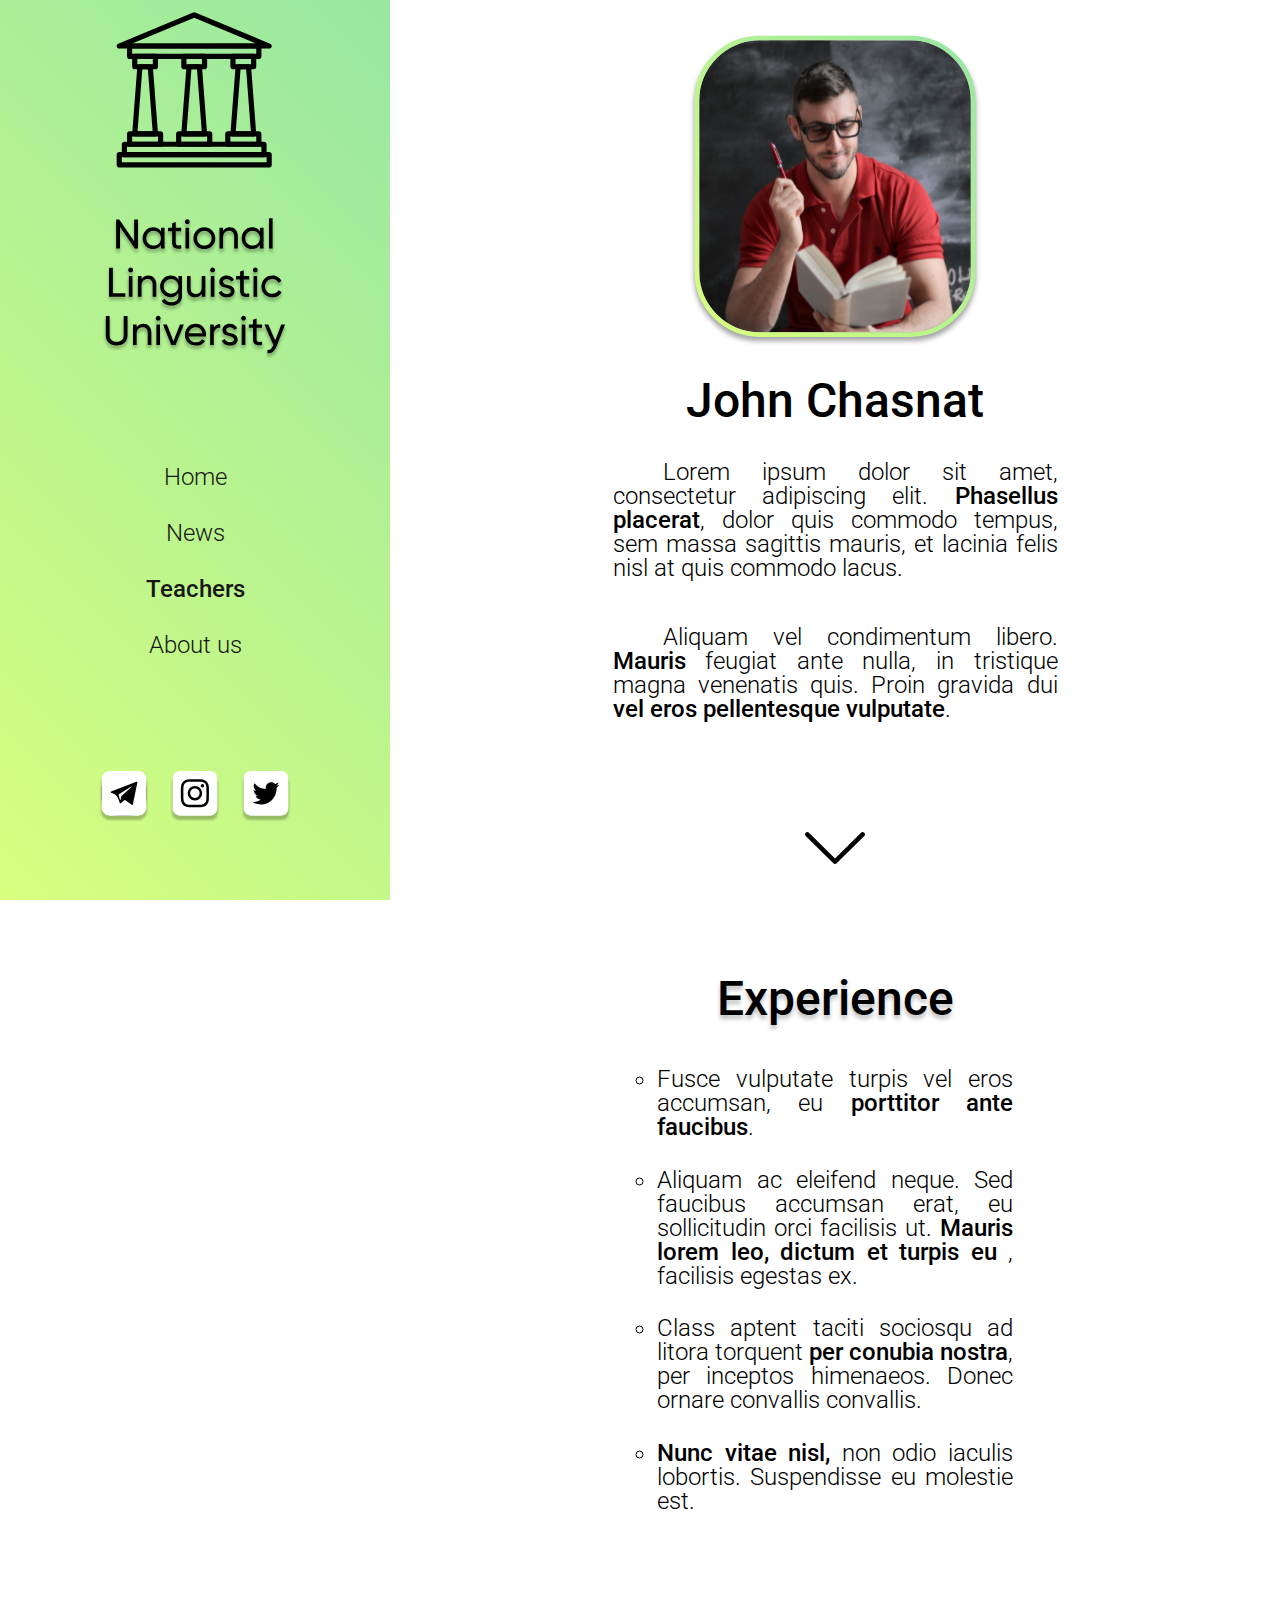
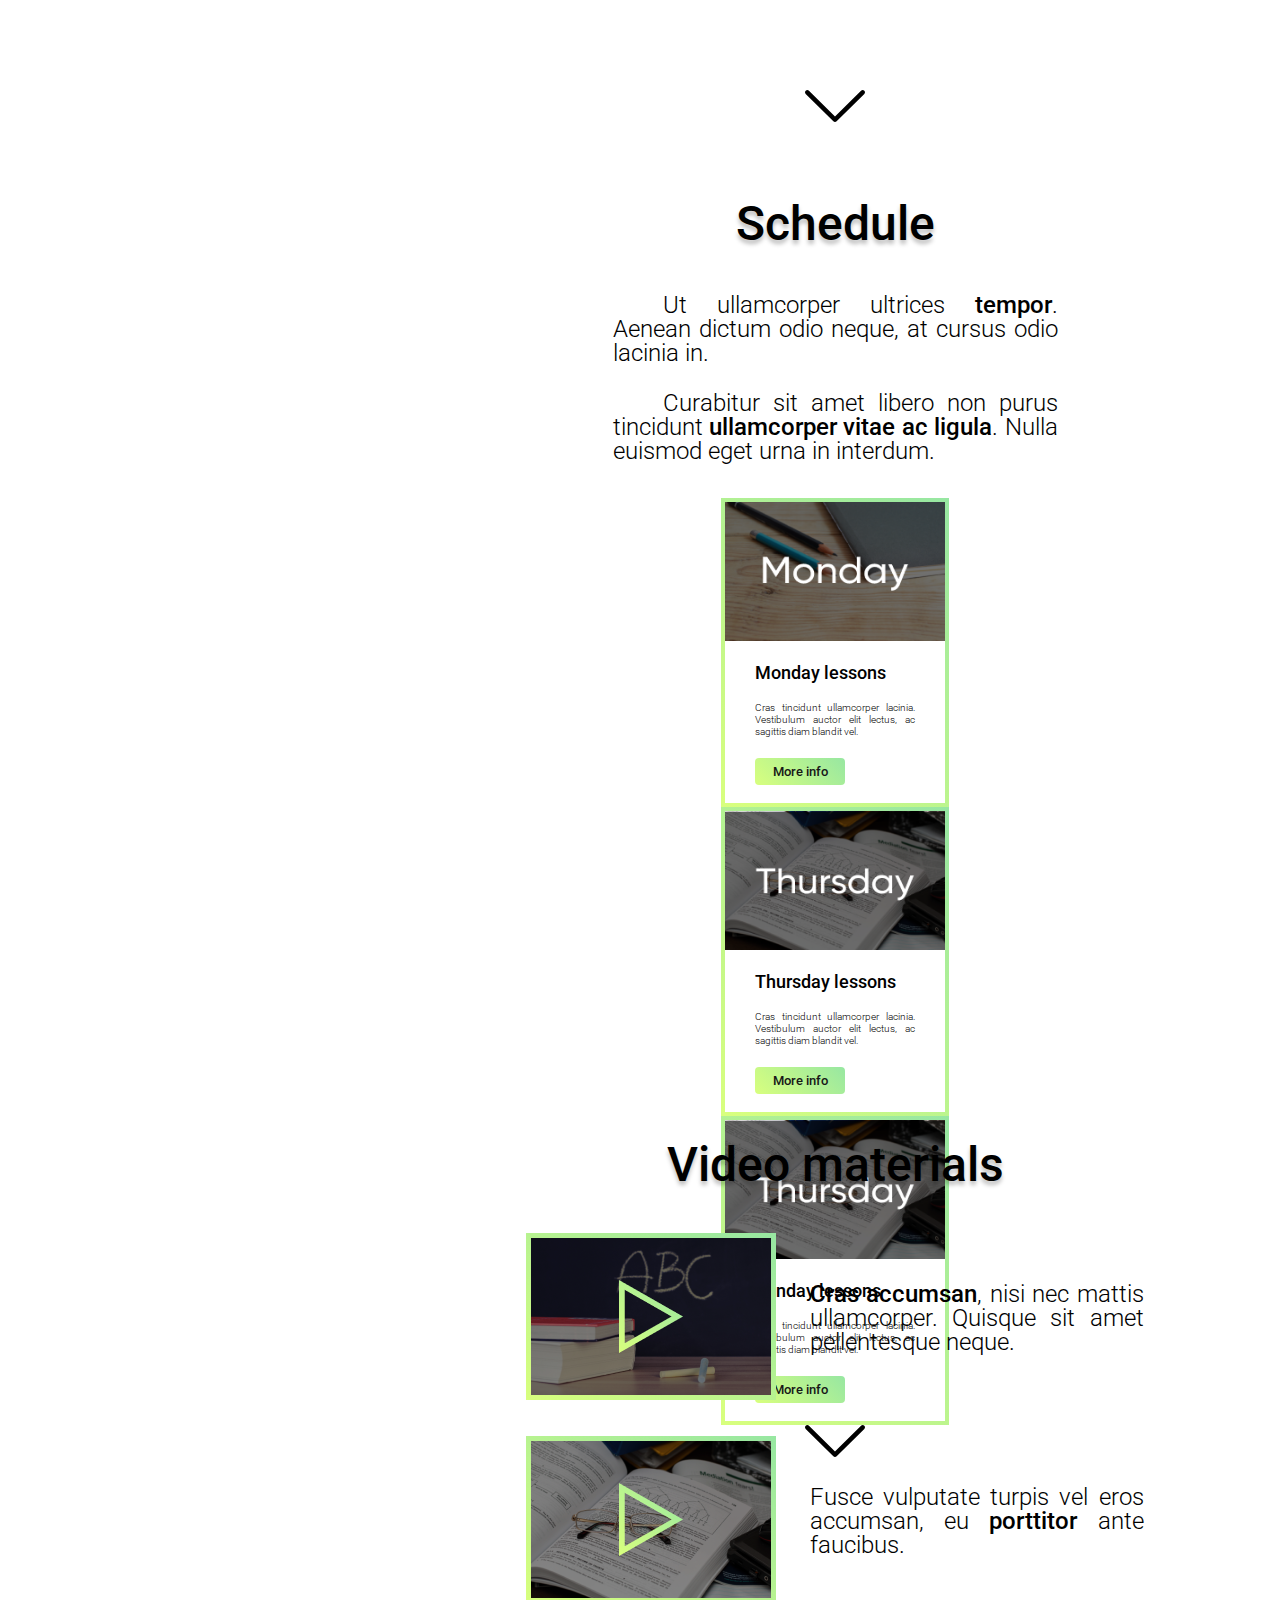
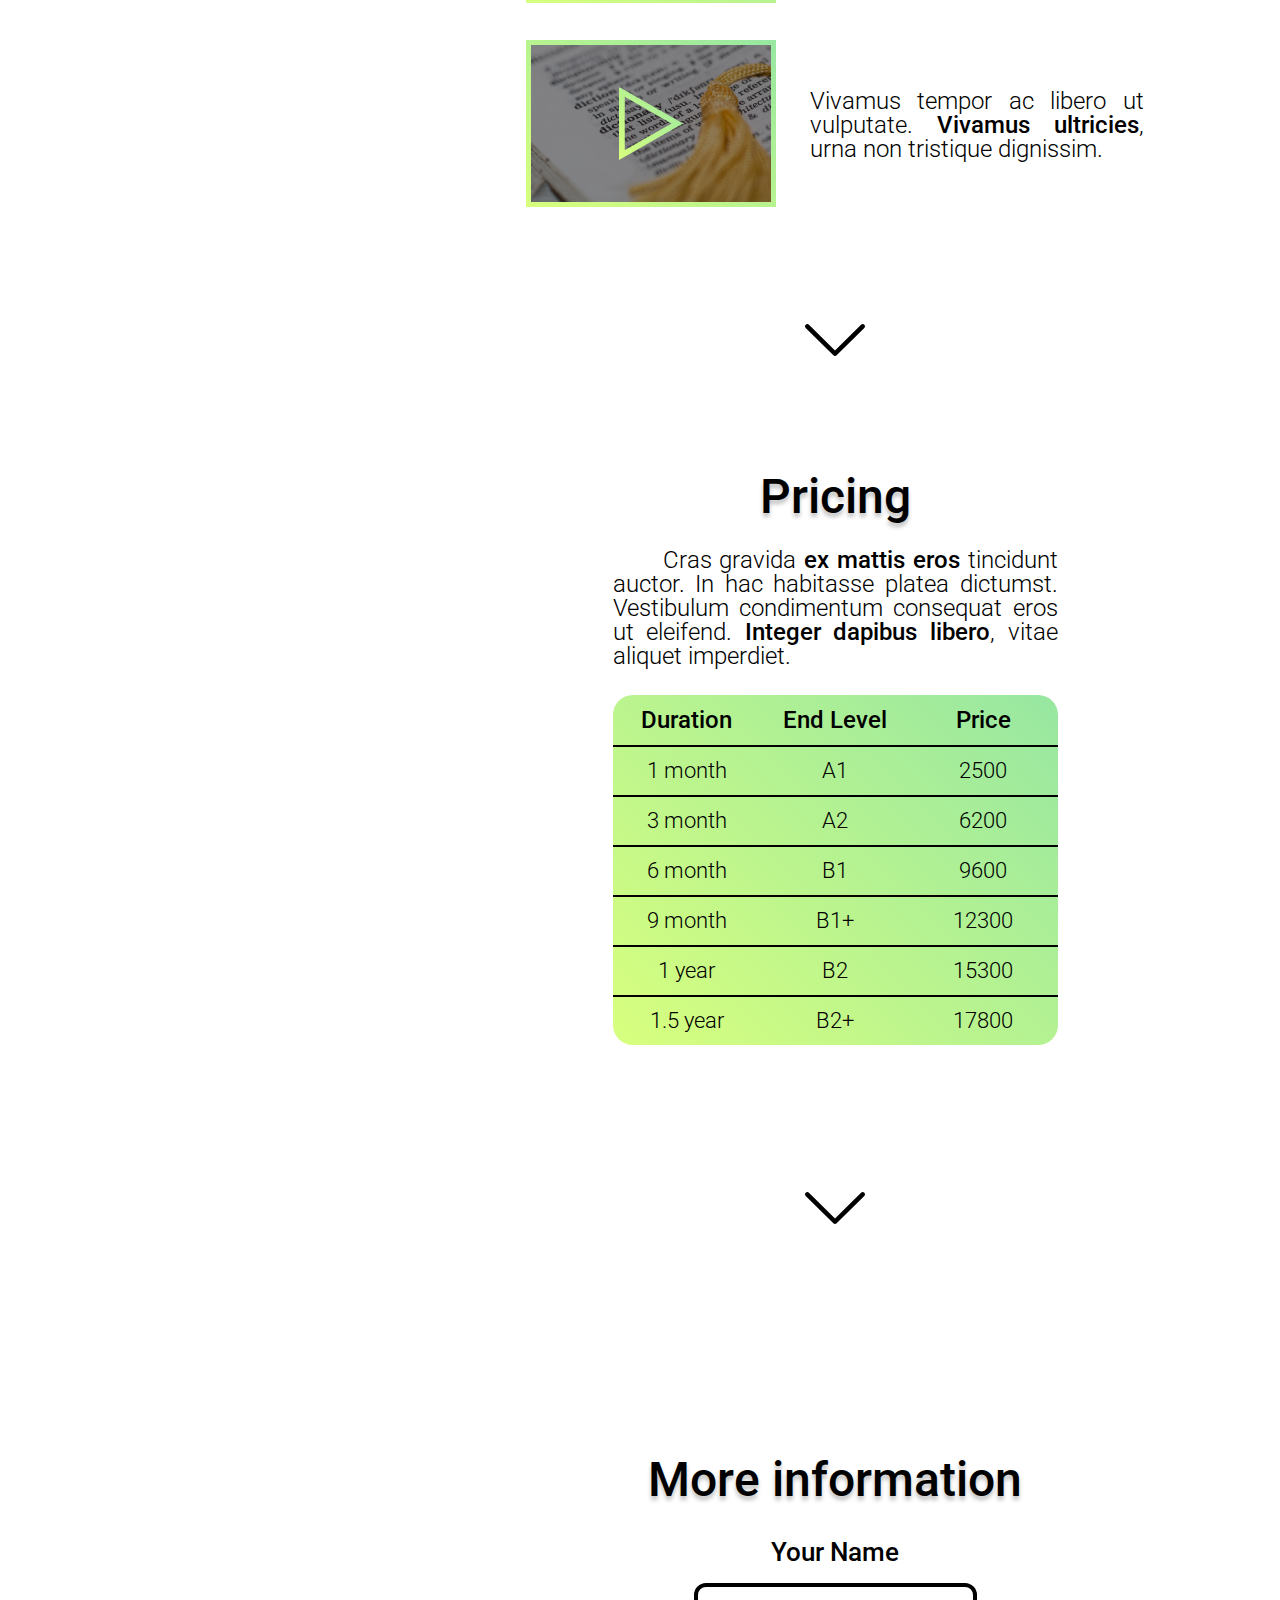
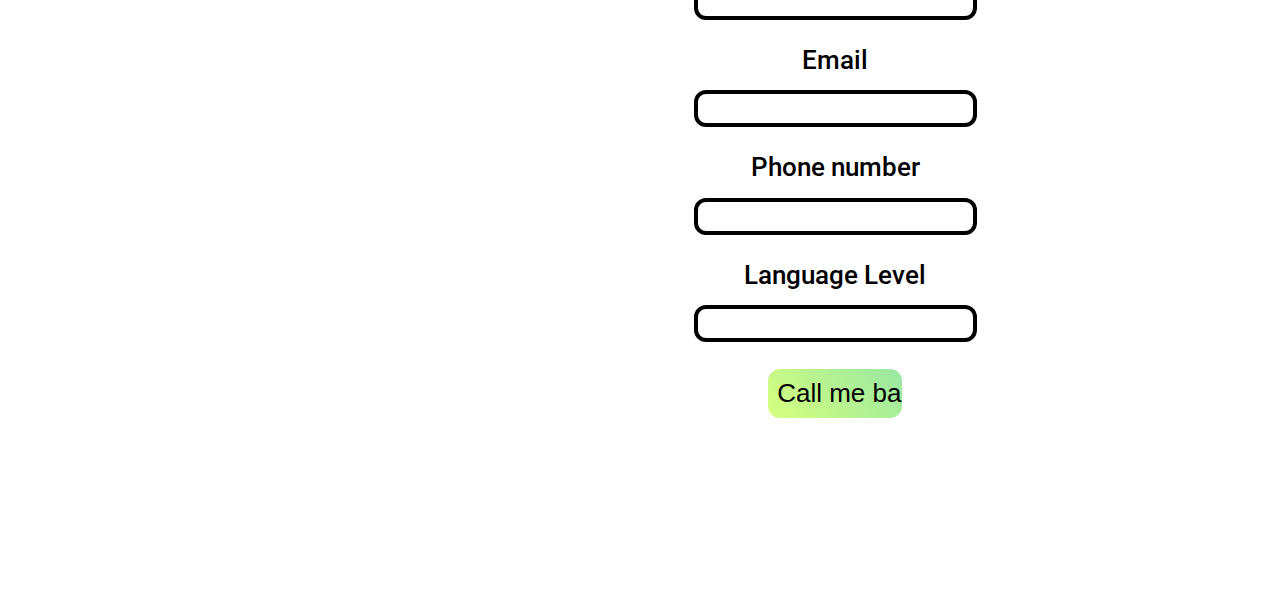
<file: IASAWebLab/src/index.html>
<!DOCTYPE html>
<html lang="en">
<head>
    <meta charset="UTF-8">
    <meta name="viewport" content="width=device-width, initial-scale=1.0">
    <title>National Linguistic University</title>
    <link rel="stylesheet" href="css/desktop/reset.css">
    <link rel="stylesheet" href="css/desktop/grid.css">
    <link rel="stylesheet" href="css/desktop/indentation.css">
    <link rel="stylesheet" href="css/desktop/index.css">
    <link rel="stylesheet" href="css/desktop/burger-menu.css">
    <link rel="stylesheet" href="css/desktop/accordion.css">
    <link rel="stylesheet" href="css/tablet/indexTablet.css">
    <link rel="stylesheet" href="css/tablet/indentationTablet.css">
    <link rel="preconnect" href="https://fonts.gstatic.com">
    <link href="https://fonts.googleapis.com/css2?family=Roboto:wght@300;500&display=swap" rel="stylesheet">
</head>
<body>

<div class="burger-menu" onclick="switchIcon(this)">
    <div class="bar1"></div>
    <div class="bar2"></div>
    <div class="bar3"></div>
</div>

<div class="sidebar">
    <div class="sidebar-content">
        <div class="sidebar-content-element">
            <img class="sidebar-icon" src="img/sidebar/mainIcon.svg" alt="icon" width="187" height="373">
        </div>
        <div class="sidebar-content-element">
            <nav class="sidebar-nav">
                <a class="sidebar-nav-item" href="#">Home</a>
                <a class="sidebar-nav-item" href="#">News</a>
                <a class="sidebar-nav-item" href="#"><strong>Teachers</strong></a>
                <a class="sidebar-nav-item" href="#">About us</a>
            </nav>
        </div>
        <div class="sidebar-content-element">
            <div class="sidebar-social">
                <a href="https://telegram.org" class="sidebar-social-item">
                    <img src="img/sidebar/telegram.svg" alt="telegram" height="50" width="50">
                </a>
                <a href="https://instagram.com" class="sidebar-social-item">
                    <img src="img/sidebar/instagram.svg" alt="instagram" height="50" width="50">
                </a>
                <a href="https://twitter.com" class="sidebar-social-item">
                    <img src="img/sidebar/twitter.svg" alt="twitter" height="50" width="50">
                </a>
            </div>
        </div>
    </div>
</div>

<main>
    <section class="title-section" id="Title">
        <div class="title-section-element">
            <img class="title-image" src="img/title/teacherPhoto.svg" alt="Teacher photo" height="314" width="292">
            <h2 class="section-header">John Chasnat</h2>
            <p class="title-paragraph">
                Lorem ipsum dolor sit amet, consectetur adipiscing elit. <strong>Phasellus placerat</strong>, dolor quis
                commodo tempus, sem
                massa sagittis mauris, et lacinia felis nisl at quis commodo lacus.
            </p>
            <p class="title-paragraph">
                Aliquam vel condimentum libero. <strong>Mauris</strong> feugiat ante nulla, in tristique magna venenatis
                quis. Proin gravida dui <strong>vel eros pellentesque vulputate</strong>.
            </p>
        </div>
        <div class="title-section-element">
            <a class="next-section-link" href="#Experience">
                <img src="img/linkArrow.svg" alt="Link to next article" height="32" width="60">
            </a>
        </div>
    </section>

    <section class="experience-section" id="Experience">
        <div class="experience-section-element">
            <h2 class="section-header">Experience</h2>
            <ul>
                <li>
                    Fusce vulputate turpis vel eros accumsan, eu
                    <strong>porttitor ante faucibus</strong>.
                </li>
                <li>
                    Aliquam ac eleifend neque. Sed faucibus accumsan erat, eu sollicitudin orci facilisis ut.
                    <strong>Mauris lorem leo, dictum et turpis eu</strong>
                    , facilisis egestas ex.
                </li>
                <li>
                    Class aptent taciti sociosqu ad litora torquent
                    <strong>per conubia nostra</strong>,
                    per inceptos himenaeos. Donec ornare
                    convallis convallis.
                </li>
                <li>
                    <strong>Nunc vitae nisl, </strong>
                    non odio iaculis lobortis. Suspendisse eu molestie est.
                </li>
            </ul>
        </div>
        <div class="experience-section-element">
            <a class="next-section-link" href="#Schedule">
                <img src="img/linkArrow.svg" alt="Link to next article" height="32" width="60">
            </a>
        </div>
    </section>

    <section class="schedule-section" id="Schedule">
        <div class="schedule-section-element">
            <h2 class="section-header">Schedule</h2>

            <p class="schedule-paragraph">
                Ut ullamcorper ultrices <strong>tempor</strong>. Aenean dictum odio neque, at cursus odio lacinia in.
            </p>

            <p class="schedule-paragraph">
                Curabitur sit amet libero non purus tincidunt <strong>ullamcorper vitae ac ligula</strong>. Nulla
                euismod
                eget urna in interdum.
            </p>

            <div class="schedule-items-accordion">
                <div class="accordion-element">
                    <button class="accordion" onclick="openCloseAccordion(this)">Monday</button>
                    <div class="panel">
                        <div class="schedule-item-content">
                            <h2>Monday lessons</h2>
                            <p>Cras tincidunt ullamcorper lacinia. Vestibulum auctor elit lectus, ac sagittis diam
                                blandit
                                vel.</p>
                            <a href="">More info</a>
                        </div>
                    </div>
                </div>

                <div class="accordion-element">
                    <button class="accordion" onclick="openCloseAccordion(this)">Thursday</button>
                    <div class="panel">
                        <div class="schedule-item-content">
                            <h2>Thursday lessons</h2>
                            <p>Cras tincidunt ullamcorper lacinia. Vestibulum auctor elit lectus, ac sagittis diam
                                blandit
                                vel.</p>
                            <a href="">More info</a>
                        </div>
                    </div>
                </div>

                <div class="accordion-element">
                    <button class="accordion" onclick="openCloseAccordion(this)">Sunday</button>
                    <div class="panel">
                        <div class="schedule-item-content">
                            <h2>Sunday lessons</h2>
                            <p>Cras tincidunt ullamcorper lacinia. Vestibulum auctor elit lectus, ac sagittis diam
                                blandit
                                vel.</p>
                            <a href="">More info</a>
                        </div>
                    </div>
                </div>
            </div>

            <div class="schedule-items-container">
                <article class="schedule-item">
                    <img src="img/shedule/monday.png" alt="Monday image">
                    <div class="schedule-item-content">
                        <h2>Monday lessons</h2>
                        <p>Cras tincidunt ullamcorper lacinia. Vestibulum auctor elit lectus, ac sagittis diam blandit
                            vel.</p>
                        <a href="">More info</a>
                    </div>
                </article>

                <article class="schedule-item">
                    <img src="img/shedule/thursday.png" alt="Thursday image">
                    <div class="schedule-item-content">
                        <h2>Thursday lessons</h2>
                        <p>Cras tincidunt ullamcorper lacinia. Vestibulum auctor elit lectus, ac sagittis diam blandit
                            vel.</p>
                        <a href="">More info</a>
                    </div>
                </article>

                <article class="schedule-item">
                    <img src="img/shedule/thursday.png" alt="Sunday image">
                    <div class="schedule-item-content">
                        <h2>Sunday lessons</h2>
                        <p>Cras tincidunt ullamcorper lacinia. Vestibulum auctor elit lectus, ac sagittis diam blandit
                            vel.</p>
                        <a href="">More info</a>
                    </div>
                </article>
            </div>
        </div>
        <div class="schedule-section-element">
            <a class="next-section-link" href="#VideoSection">
                <img src="img/linkArrow.svg" alt="Link to next article" height="32" width="60">
            </a>
        </div>
    </section>

    <section class="video-section" id="VideoSection">
        <div class="video-section-element">
            <h2 class="section-header">Video materials</h2>
            <div class="video-container">
                <div class="video-container-item">
                    <a href="">
                        <img class="video-container-img" src="img/video/video1.png" alt="video1">
                    </a>
                    <div class="video-container-paragraph">
                        <p>
                            <strong>Cras accumsan</strong>, nisi nec mattis ullamcorper. Quisque sit amet pellentesque
                            neque.
                        </p>
                    </div>
                </div>
                <div class="video-container-item">
                    <a href="">
                        <img class="video-container-img" src="img/video/video2.png" alt="video2">
                    </a>
                    <div class="video-container-paragraph">
                        <p>
                            Fusce vulputate turpis vel eros accumsan, eu <strong>porttitor</strong> ante faucibus.
                        </p>
                    </div>
                </div>
                <div class="video-container-item">
                    <a href="">
                        <img class="video-container-img" src="img/video/video3.png" alt="video3">
                    </a>
                    <div class="video-container-paragraph">
                        <p>
                            Vivamus tempor ac libero ut vulputate. <strong>Vivamus ultricies</strong>, urna non
                            tristique
                            dignissim.
                        </p>
                    </div>
                </div>
            </div>
        </div>
        <div class="video-section-element">
            <a class="next-section-link" href="#Pricing">
                <img src="img/linkArrow.svg" alt="Link to next article" height="32" width="60">
            </a>
        </div>
    </section>

    <section class="pricing-section" id="Pricing">
        <div class="pricing-section-element">
            <h2 class="section-header">Pricing</h2>
            <p class="pricing-paragraph">
                Cras gravida <strong>ex mattis eros</strong> tincidunt auctor. In hac habitasse platea dictumst.
                Vestibulum
                condimentum consequat eros ut eleifend. <strong>Integer dapibus libero</strong>, vitae aliquet
                imperdiet.
            </p>
            <div class="pricing-table">
                <table>
                    <tr class="pricing-table-header">
                        <th>Duration</th>
                        <th>End Level</th>
                        <th>Price</th>
                    </tr>
                    <tr class="pricing-table-data">
                        <td>1 month</td>
                        <td>A1</td>
                        <td>2500</td>
                    </tr>
                    <tr class="pricing-table-data">
                        <td>3 month</td>
                        <td>A2</td>
                        <td>6200</td>
                    </tr>
                    <tr class="pricing-table-data">
                        <td>6 month</td>
                        <td>B1</td>
                        <td>9600</td>
                    </tr>
                    <tr class="pricing-table-data">
                        <td>9 month</td>
                        <td>B1+</td>
                        <td>12300</td>
                    </tr>
                    <tr class="pricing-table-data">
                        <td>1 year</td>
                        <td>B2</td>
                        <td>15300</td>
                    </tr>
                    <tr class="last-pricing-table-data">
                        <td>1.5 year</td>
                        <td>B2+</td>
                        <td>17800</td>
                    </tr>
                </table>
            </div>
        </div>
        <div class="pricing-section-element">
            <a class="next-section-link" href="#MoreInfo">
                <img src="img/linkArrow.svg" alt="Link to next section" height="32" width="60">
            </a>
        </div>
    </section>

    <section class="info-section" id="MoreInfo">
        <div class="info-section-element">
            <h2 class="section-header">More information</h2>
            <form class="info-section-form" action="/">
                <label for="name">Your Name</label>
                <input type="text" id="name">
                <label for="email">Email</label>
                <input type="text" id="email">
                <label for="phoneNumber">Phone number</label>
                <input type="text" id="phoneNumber">
                <label for="languageLevel">Language Level</label>
                <input type="text" id="languageLevel">
                <input type="submit" value="Call me back">
            </form>
        </div>
    </section>
</main>

<script src="js/burger-menu.js"></script>
<script src="js/accordion.js"></script>
</body>
</html>
</file>
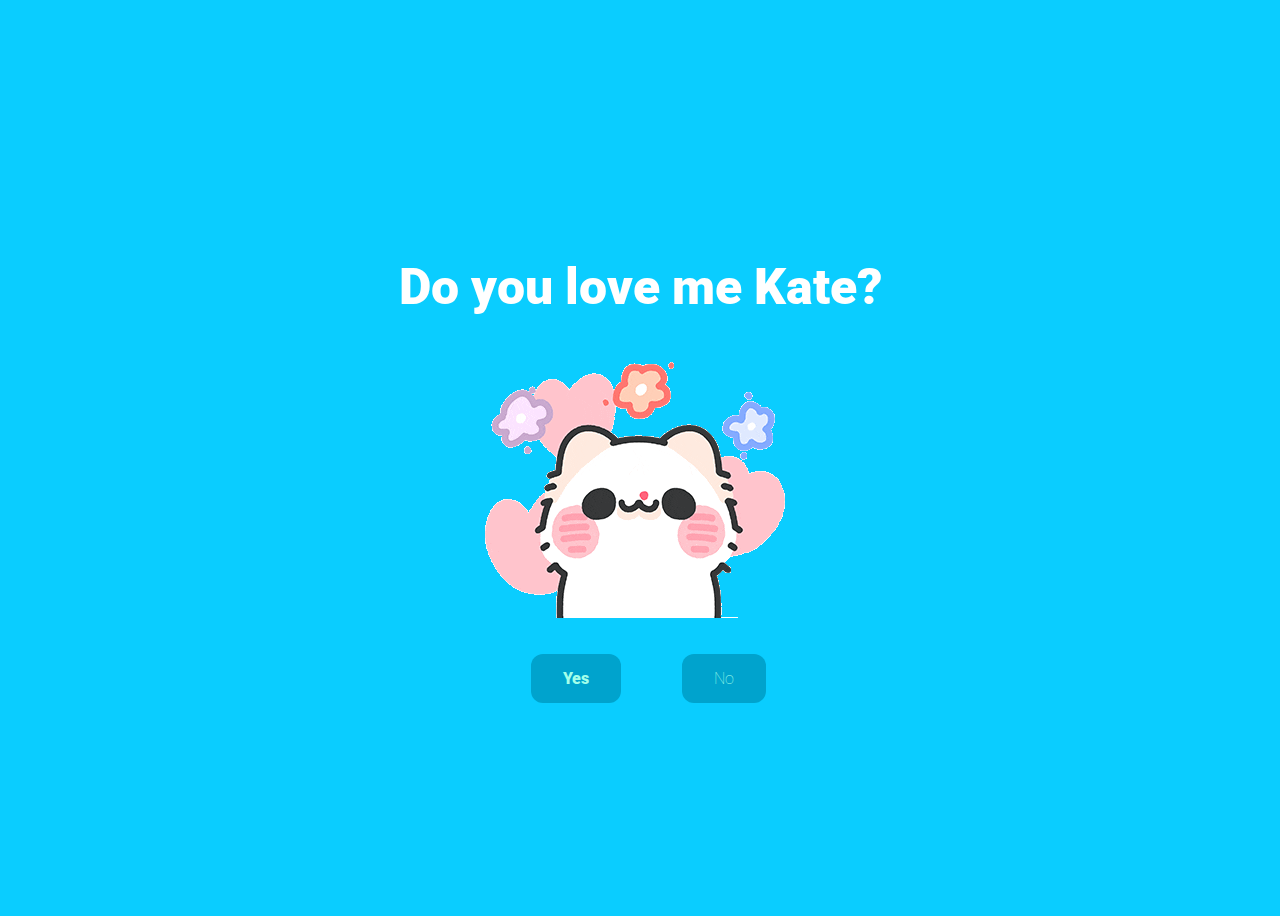
<file: LoveLetter/src/index.html>
<!DOCTYPE html>
<html lang="en">
  <head>
    <link rel="stylesheet" href="css/styles.css" />
    <link rel="preconnect" href="https://fonts.googleapis.com" />
    <link rel="preconnect" href="https://fonts.gstatic.com" crossorigin />
    <link
      href="https://fonts.googleapis.com/css2?family=Roboto:ital,wght@0,100;0,300;0,400;0,500;0,700;0,900;1,100;1,300;1,400;1,500;1,700;1,900&display=swap"
      rel="stylesheet"
    />
  </head>
  <body>
    <div class="container">
      <div>
        <h1 class="header_text roboto-black">Do you love me Kate?</h1>
      </div>
      <div class="gif_container">
        <img src="img/cute_cat_proposal.gif" alt="Cute animated illustration" />
      </div>
      <div class="buttons">
        <button class="btn roboto-black" id="yesButton" onclick="nextPage()">
          Yes
        </button>
        <button
          class="btn roboto-thin"
          id="noButton"
          onclick="moveButton()"
          onmouseover="moveButton()"
        >
          No
        </button>
      </div>
    </div>
    <script src="js/general.js"></script>
  </body>
</html>
</file>
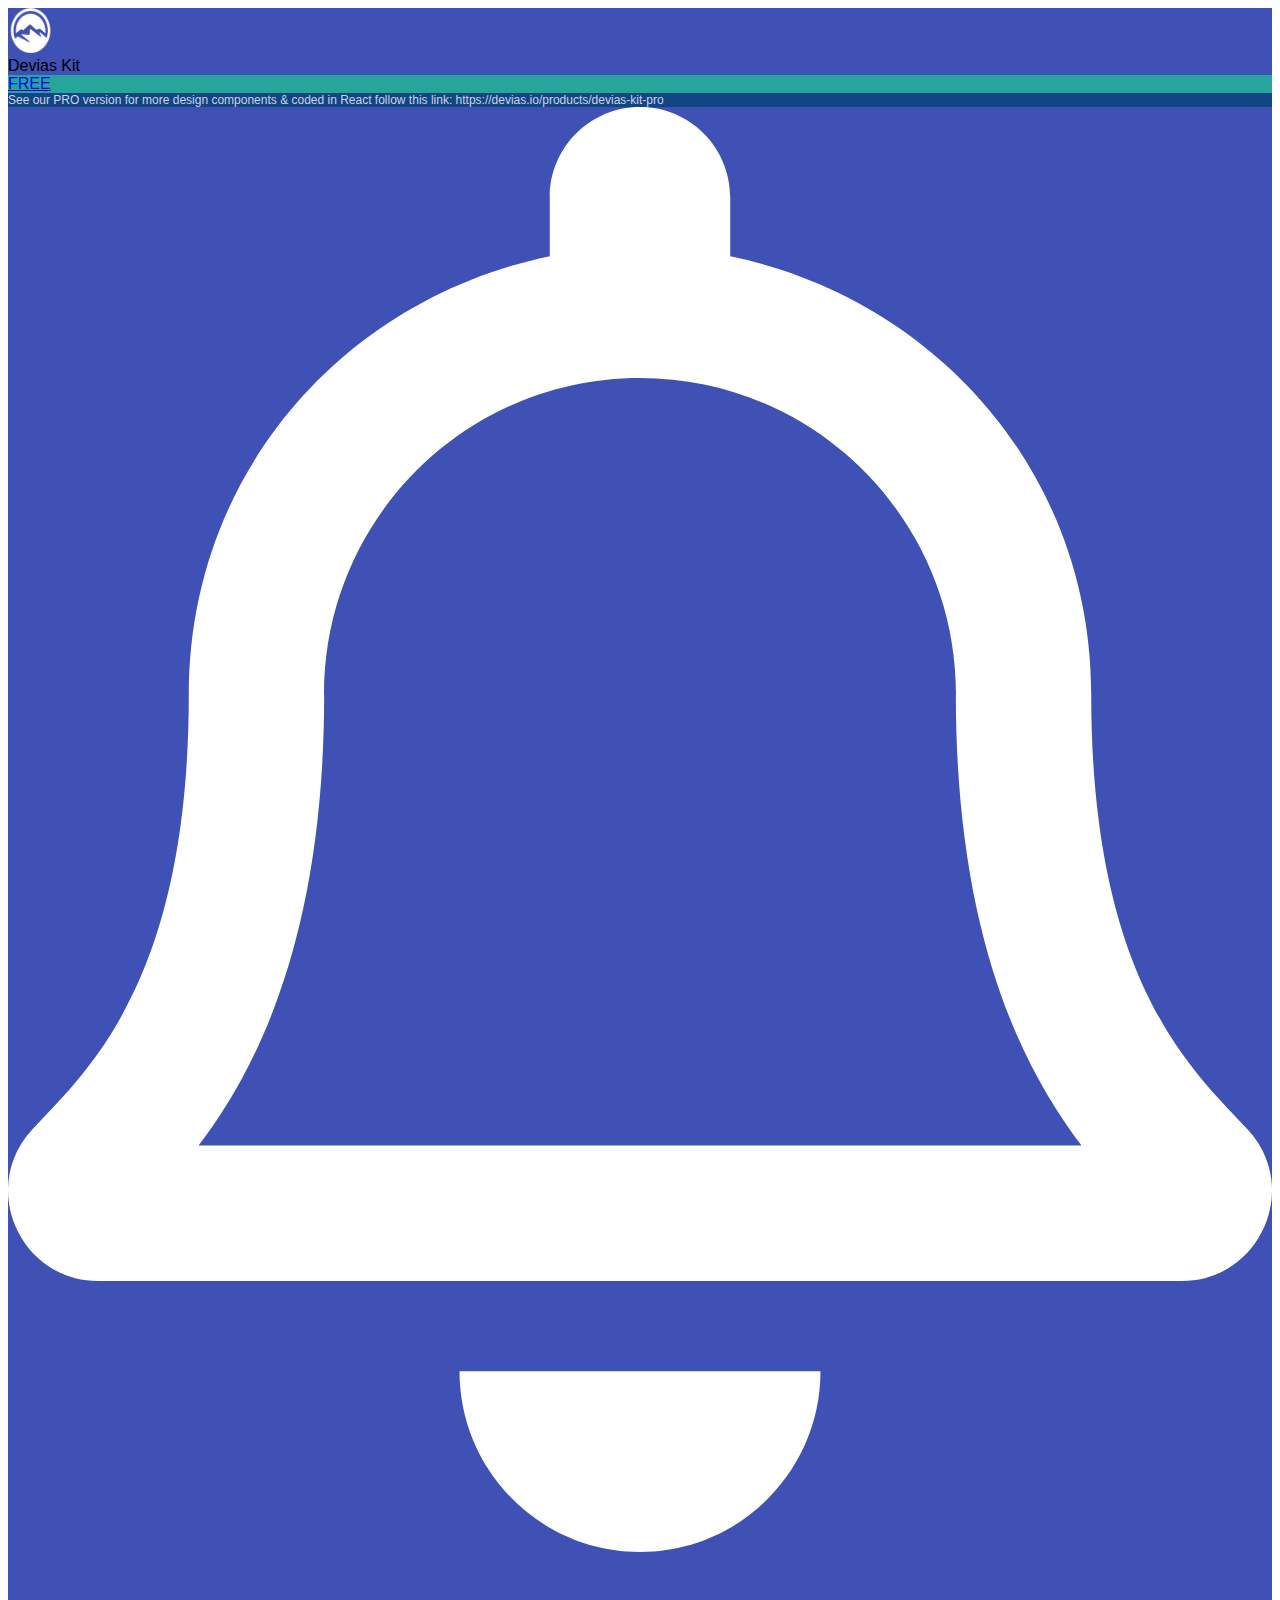
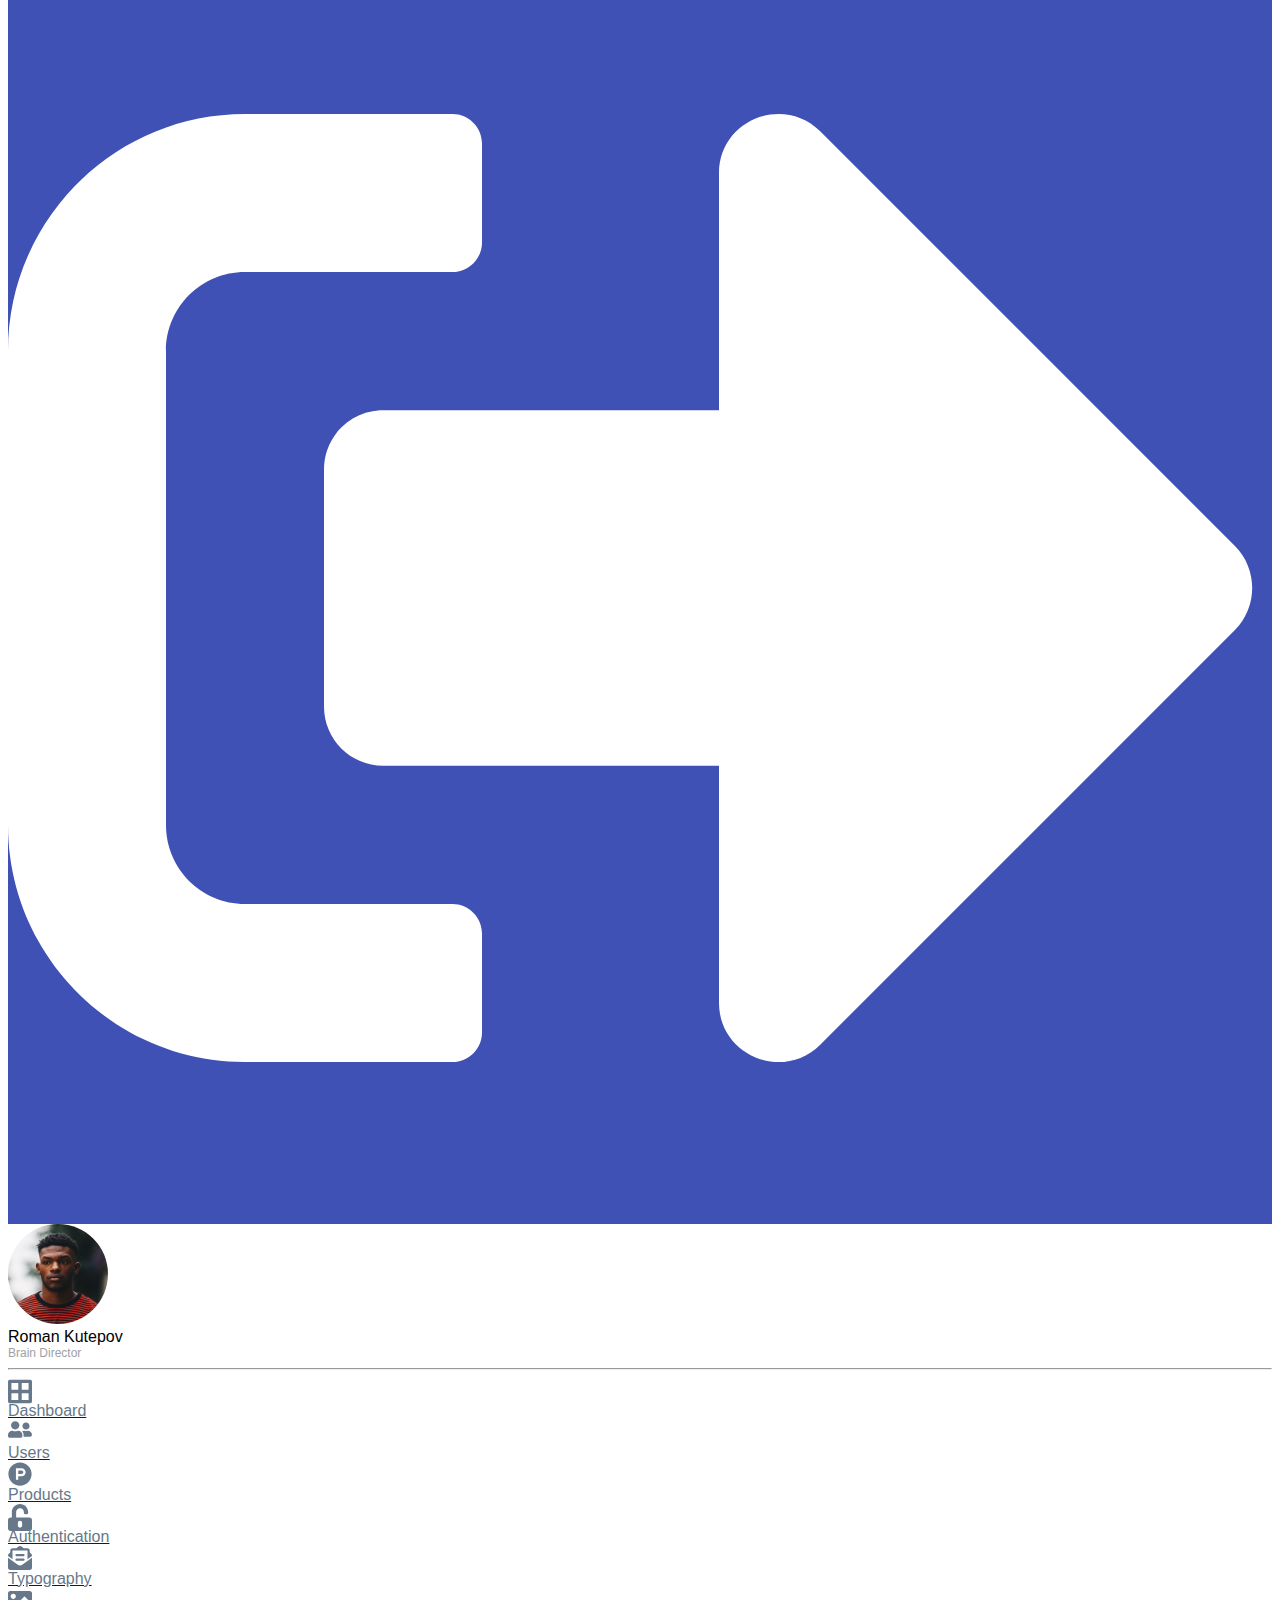
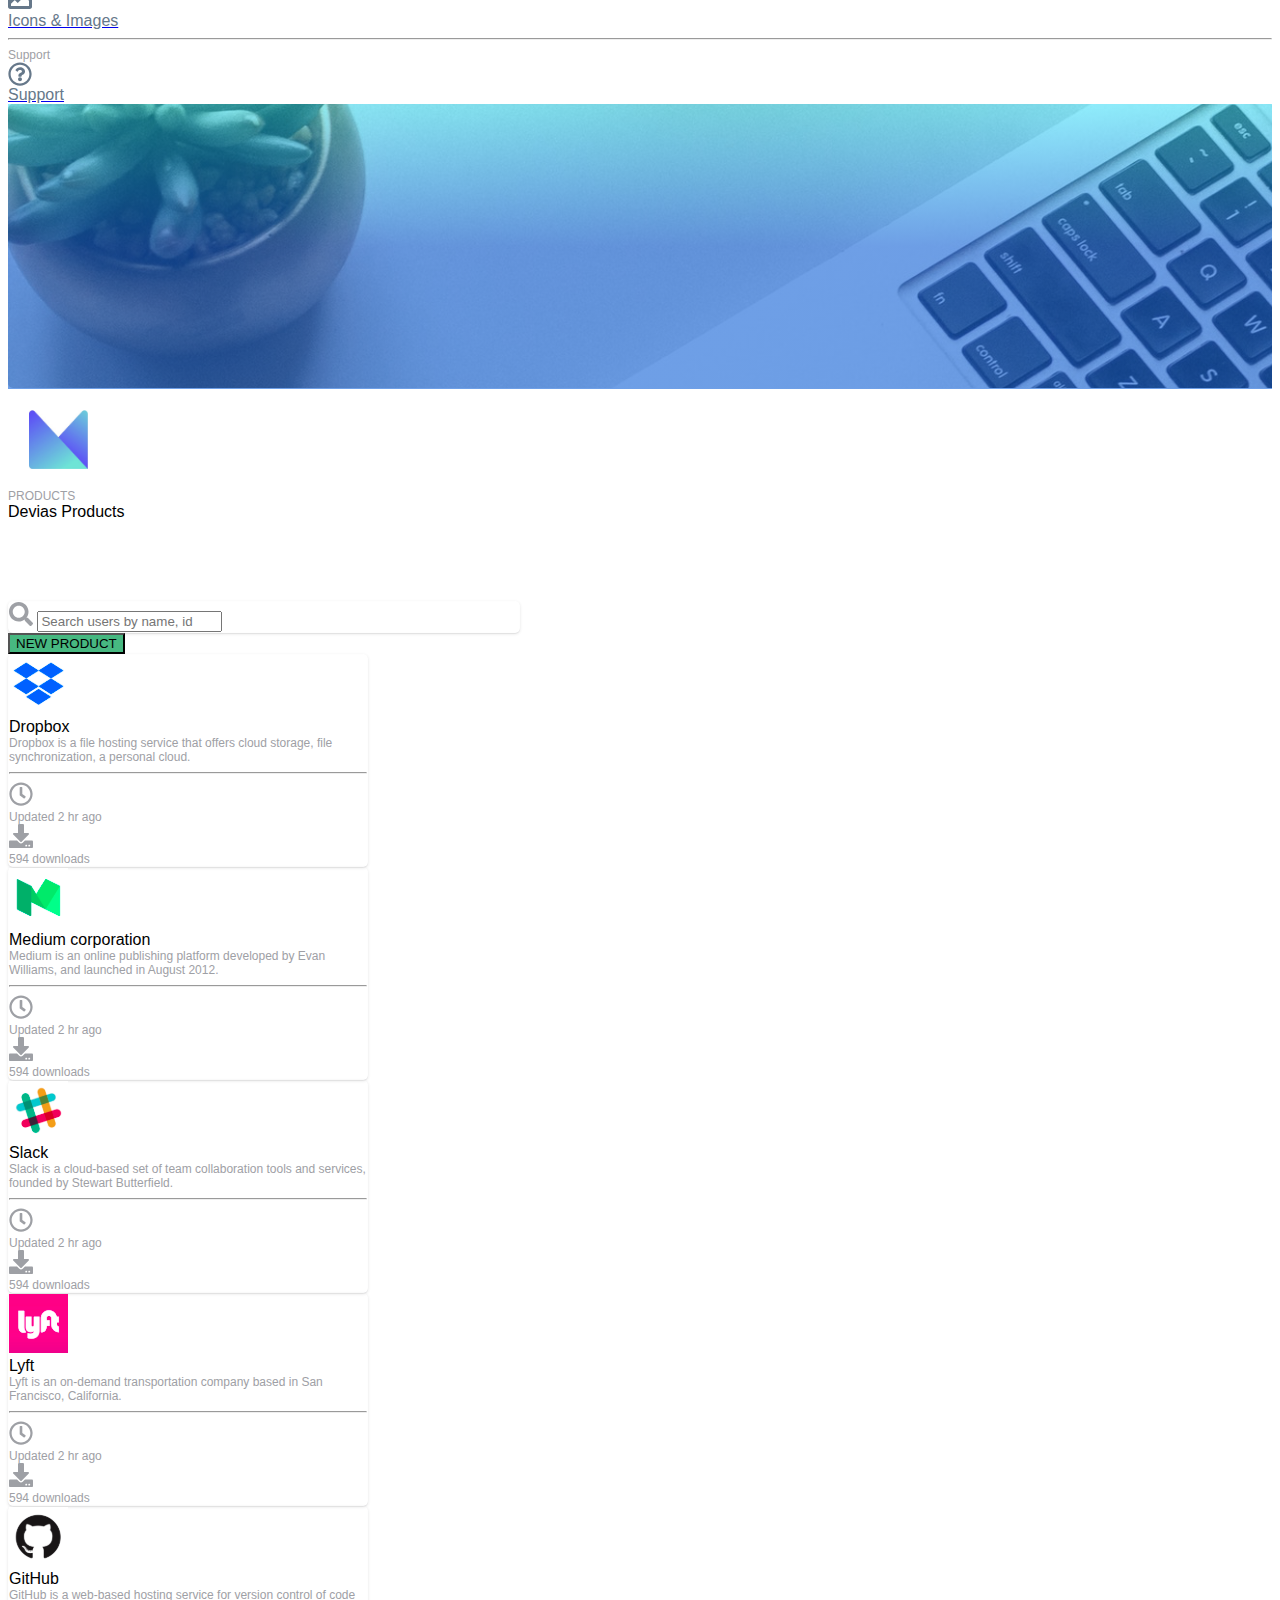
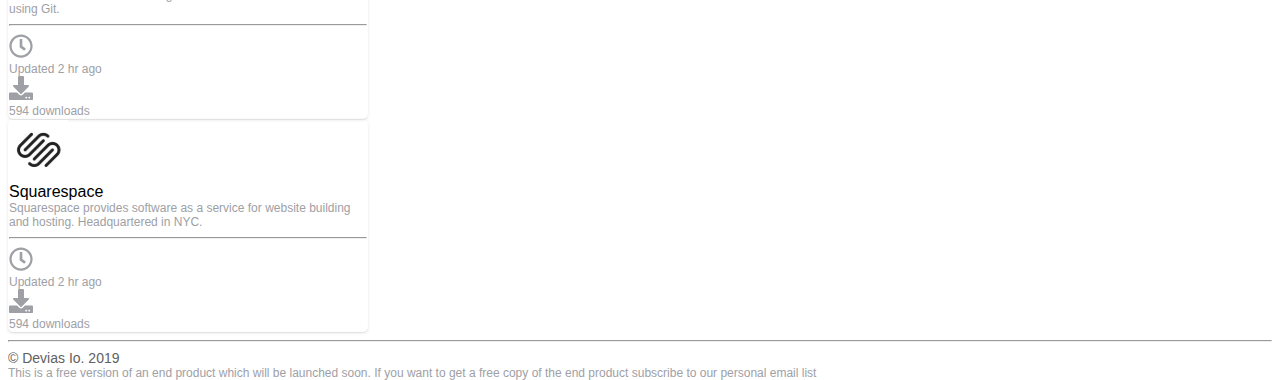
<file: html/index2.html>
<!DOCTYPE html>
<html lang="en">

<head>
    <meta charset="UTF-8">
    <meta name="viewport" content="width=device-width, initial-scale=1.0">
    <title>Document</title>
    <link href="https://cdn.jsdelivr.net/npm/bootstrap@5.0.0-beta1/dist/css/bootstrap.min.css" rel="stylesheet"
        integrity="sha384-giJF6kkoqNQ00vy+HMDP7azOuL0xtbfIcaT9wjKHr8RbDVddVHyTfAAsrekwKmP1" crossorigin="anonymous">
    <link rel="stylesheet" href="../css/index-style.css">
    <link rel="stylesheet" href="../css/index2-style.css">
</head>

<body>
    <header class="bg-blue">
        <div class="container-fluid">
            <div class="row pt-3 pb-3 align-items-center">
                <div class="col-2">
                    <div class="d-flex align-items-center">
                        <img class="logo" src="../img/logo.jpg" />
                        <p class="m-0 ms-3 fs-4 text-white">Devias Kit</p>
                    </div>
                </div>
                <div class="col-7 ">
                    <div class="d-flex align-items-center py-1 bg-dark-blue rounded-3">
                        <div class="bg-dark-green mx-1 rounded-3">
                            <a href="#" class="py-0 px-2 text-decoration-none text-white">FREE</a>
                        </div>
                        <p class="m-0 w-100 ms-2 bg-transparent border-0 light-blue fz-12">See our PRO version for more
                            design components & coded in React follow this link:
                            https://devias.io/products/devias-kit-pro</p>
                    </div>
                </div>
                <div class="col-1 offset-md-2">
                    <div class="d-flex justify-content-around">
                        <div class="w-25 h-25">
                            <a href="#">
                                <img src="../img/bell.svg" alt="">
                            </a>
                        </div>
                        <div class="w-25 h-25">
                            <a href="#">
                                <img src="../img/sign-out.svg" alt="">
                            </a>
                        </div>
                    </div>
                </div>
            </div>
    </header>
    <section class="container-fluid p-0">
        <div class="row m-0">
            <div class="col-3 border-1 border-end pt-4 pb-5">
                <div class="w-100 h-auto text-center">
                    <div><img src="../img/profile-avatar.svg" /></div>
                    <p class="pt-3">Roman Kutepov</p>
                    <p class="pt-1 fz-12 dark-grey">Brain Director</p>
                    <hr class="w-auto dark-grey h-1">
                    </hr>
                </div>
                <div class="container vh-100">
                    <nav class="ps-3">
                        <div class="d-flex pt-3">
                            <div class="logo-size">
                                <img src="../img/nav-logo1.svg" />
                            </div>
                            <div>
                                <a href="#" class="text-decoration-none">
                                    <p class="ps-3 grey">Dashboard</p>
                                </a>
                            </div>
                        </div>
                        <div class="d-flex pt-4">
                            <div class="logo-size">
                                <img class="mb-1" src="../img/nav-logo2.svg" />
                            </div>
                            <div>
                                <a href="#" class="text-decoration-none">
                                    <p class="ps-3 grey">Users</p>
                                </a>
                            </div>
                        </div>
                        <div class="d-flex pt-4">
                            <div class="logo-size">
                                <img class="mb-2" src="../img/nav-logo3.svg" />
                            </div>
                            <div>
                                <a href="#" class="text-decoration-none">
                                    <p class="ps-3 grey">Products</p>
                                </a>
                            </div>
                        </div>
                        <div class="d-flex pt-4">
                            <div class="logo-size">
                                <img class="mb-2" src="../img/nav-logo4.svg" />
                            </div>
                            <div>
                                <a href="#" class="text-decoration-none">
                                    <p class="ps-3 grey">Authentication</p>
                                </a>
                            </div>
                        </div>
                        <div class="d-flex pt-4">
                            <div class="logo-size">
                                <img class="mb-2" src="../img/nav-logo5.svg" />
                            </div>
                            <div>
                                <a href="#" class="text-decoration-none">
                                    <p class="ps-3 grey">Typography</p>
                                </a>
                            </div>
                        </div>
                        <div class="d-flex pt-4">
                            <div class="logo-size">
                                <img class="mb-2" src="../img/nav-logo6.svg" />
                            </div>
                            <div>
                                <a href="#" class="text-decoration-none">
                                    <p class="ps-3 grey">Icons & Images</p>
                                </a>
                            </div>
                        </div>
                        <hr class="w-auto dark-grey h-1 mt-4">
                        </hr>
                        <p class="fz-12 dark-grey fw-bolder">Support</p>
                        <div class="d-flex pt-4">
                            <div class="logo-size">
                                <img class="mb-2" src="../img/nav-logo7.svg" />
                            </div>
                            <div>
                                <a href="#" class="text-decoration-none">
                                    <p class="ps-3 grey">Support</p>
                                </a>
                            </div>
                        </div>
                    </nav>
                </div>
            </div>
            <div class="col-9 p-0">
                <div class="m-2 header-image position-relative">
                    <div class="header-background"></div>
                    <div class="d-flex position-absolute align-items-end heaer-logo-position">
                        <div class="header-logo">
                            <img src="../img/header-logo.jpg" class="header-logo-size"/>
                        </div>
                        <div class="ps-2">
                            <p class="fz-12 dark-grey">PRODUCTS</p>
                            <p class="">Devias Products</p>
                        </div>
                    </div>
                    <div class="margin-top-80 d-flex align-items-center justify-content-between">
                        <div class="p-2 header-input-width element-border">
                            <img class="logo-size" src="../img/search-icon.svg"/>
                            <input class="outline-noun dark-grey border-0" placeholder="Search users by name, id"/>
                        </div>
                        <div>
                            <button class="btn bg-green text-white">NEW PRODUCT</button>
                        </div>
                    </div>
                    <div class="pt-4">
                        <div class="d-flex justify-content-between">
                            <div class="p-3 text-center card-width element-border">
                                <img class="header-logo-size" src="../img/product-card1.svg"/>
                                <p class="pt-2">Dropbox</p>
                                <p class="pt-1 fz-12 dark-grey">Dropbox is a file hosting service that offers cloud storage, file synchronization, a personal cloud.</p>
                                <hr class="w-auto dark-grey h-1 mt-4"></hr>
                                <div class="d-flex justify-content-between">
                                    <div class="d-flex ps-1">
                                        <img class="logo-size" src="../img/clock-icon.svg"/>
                                        <p class="pt-1 ps-2 fz-12 dark-grey">Updated 2 hr ago</p>
                                    </div>
                                    <div class="d-flex ps-1">
                                        <img class="logo-size" src="../img/download-icon.svg"/>
                                        <p class="pt-1 ps-2 fz-12 dark-grey">594 downloads</p>
                                    </div>
                                </div>
                            </div>
                            <div class="p-3 text-center card-width element-border">
                                <img class="header-logo-size" src="../img/product-card2.svg"/>
                                <p class="pt-2">Medium corporation</p>
                                <p class="pt-1 fz-12 dark-grey">Medium is an online publishing platform developed by Evan Williams, and launched in August 2012.</p>
                                <hr class="w-auto dark-grey h-1 mt-4"></hr>
                                <div class="d-flex justify-content-between">
                                    <div class="d-flex ps-1">
                                        <img class="logo-size" src="../img/clock-icon.svg"/>
                                        <p class="pt-1 ps-2 fz-12 dark-grey">Updated 2 hr ago</p>
                                    </div>
                                    <div class="d-flex ps-1">
                                        <img class="logo-size" src="../img/download-icon.svg"/>
                                        <p class="pt-1 ps-2 fz-12 dark-grey">594 downloads</p>
                                    </div>
                                </div>
                            </div>
                            <div class="p-3 text-center card-width element-border">
                                <img class="header-logo-size" src="../img/product-card3.svg"/>
                                <p class="pt-2">Slack</p>
                                <p class="pt-1 fz-12 dark-grey">Slack is a cloud-based set of team collaboration tools and services, founded by Stewart Butterfield.</p>
                                <hr class="w-auto dark-grey h-1 mt-4"></hr>
                                <div class="d-flex justify-content-between">
                                    <div class="d-flex ps-1">
                                        <img class="logo-size" src="../img/clock-icon.svg"/>
                                        <p class="pt-1 ps-2 fz-12 dark-grey">Updated 2 hr ago</p>
                                    </div>
                                    <div class="d-flex ps-1">
                                        <img class="logo-size" src="../img/download-icon.svg"/>
                                        <p class="pt-1 ps-2 fz-12 dark-grey">594 downloads</p>
                                    </div>
                                </div>
                            </div>
                        </div>
                        <div class="pt-4 d-flex justify-content-between">
                            <div class="p-3 text-center card-width element-border">
                                <img class="header-logo-size" src="../img/product-card4.svg"/>
                                <p class="pt-2">Lyft</p>
                                <p class="pt-1 fz-12 dark-grey">Lyft is an on-demand transportation company based in San Francisco, California.</p>
                                <hr class="w-auto dark-grey h-1 mt-4"></hr>
                                <div class="d-flex justify-content-between">
                                    <div class="d-flex ps-1">
                                        <img class="logo-size" src="../img/clock-icon.svg"/>
                                        <p class="pt-1 ps-2 fz-12 dark-grey">Updated 2 hr ago</p>
                                    </div>
                                    <div class="d-flex ps-1">
                                        <img class="logo-size" src="../img/download-icon.svg"/>
                                        <p class="pt-1 ps-2 fz-12 dark-grey">594 downloads</p>
                                    </div>
                                </div>
                            </div>
                            <div class="p-3 text-center card-width element-border">
                                <img class="header-logo-size" src="../img/product-card5.svg"/>
                                <p class="pt-2">GitHub</p>
                                <p class="pt-1 fz-12 dark-grey">GitHub is a web-based hosting service for version control of code using Git.</p>
                                <hr class="w-auto dark-grey h-1 mt-4"></hr>
                                <div class="d-flex justify-content-between">
                                    <div class="d-flex ps-1">
                                        <img class="logo-size" src="../img/clock-icon.svg"/>
                                        <p class="pt-1 ps-2 fz-12 dark-grey">Updated 2 hr ago</p>
                                    </div>
                                    <div class="d-flex ps-1">
                                        <img class="logo-size" src="../img/download-icon.svg"/>
                                        <p class="pt-1 ps-2 fz-12 dark-grey">594 downloads</p>
                                    </div>
                                </div>
                            </div>
                            <div class="p-3 text-center card-width element-border">
                                <img class="header-logo-size" src="../img/product-card6.svg"/>
                                <p class="pt-2">Squarespace</p>
                                <p class="pt-1 fz-12 dark-grey">Squarespace provides software as a service for website building and hosting. Headquartered in NYC.</p>
                                <hr class="w-auto dark-grey h-1 mt-4"></hr>
                                <div class="d-flex justify-content-between">
                                    <div class="d-flex ps-1">
                                        <img class="logo-size" src="../img/clock-icon.svg"/>
                                        <p class="pt-1 ps-2 fz-12 dark-grey">Updated 2 hr ago</p>
                                    </div>
                                    <div class="d-flex ps-1">
                                        <img class="logo-size" src="../img/download-icon.svg"/>
                                        <p class="pt-1 ps-2 fz-12 dark-grey">594 downloads</p>
                                    </div>
                                </div>
                            </div>
                        </div>
                    </div>
                    <div class="pb-4">
                        <hr class="w-auto dark-grey h-1 mt-4"></hr>
                        <p class="fz-14 gray">&#169 Devias Io. 2019</p>
                        <p class="pt-2 fz-12 dark-grey">This is a free version of an end product which will be launched soon. If you want to get a free copy of the end product subscribe to our personal email list</p>
                    </div>
                </div>
            </div>
        </div>
    </section>
</body>
</html>
</file>
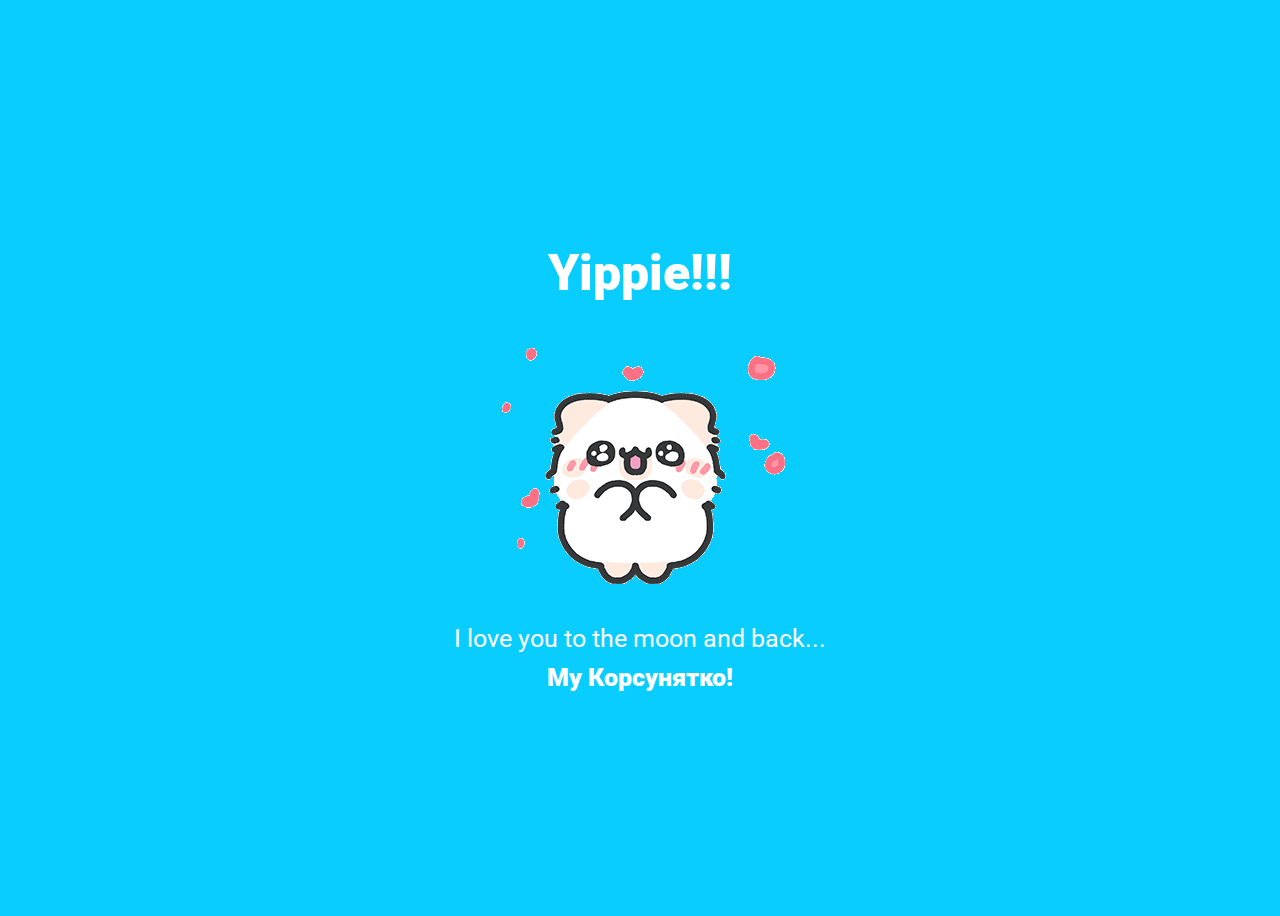
<file: LoveLetter/src/yes.html>
<!DOCTYPE html>
<html lang="en">
  <head>
    <link rel="stylesheet" href="css/yes_styles.css" />
    <link rel="preconnect" href="https://fonts.googleapis.com" />
    <link rel="preconnect" href="https://fonts.gstatic.com" crossorigin />
    <link
      href="https://fonts.googleapis.com/css2?family=Roboto:ital,wght@0,100;0,300;0,400;0,500;0,700;0,900;1,100;1,300;1,400;1,500;1,700;1,900&display=swap"
      rel="stylesheet"
    />
  </head>
  <body>
    <div class="container">
      <div>
        <h1 class="header_text roboto-black">Yippie!!!</h1>
      </div>
      <div class="gif_container">
        <img src="img/cute_cat_yes.gif" alt="Cute animated illustration" />
      </div>
      <div class="text_container">
        <p class="text roboto-regular">I love you to the moon and back...</p>
        <p class="text roboto-black">My Корсунятко!</p>
      </div>
    </div>
  </body>
</html>
</file>
<file: IASAWebLab/src/css/desktop/grid.css>
/**
 * grid.css contains all CSS properties,
 * that configure layout.
 * display, position, float...
 */

/**
 * Sidebar
 */
.sidebar {
    position: fixed;
    top: 0;
    left: 0;
}

.sidebar-content {
    display: flex;
    flex-wrap: wrap;
}

.sidebar-social {
    display: flex;
    justify-content: space-evenly;
}

/**
 * All sections
 */
section {
    display: flex;
    flex-wrap: wrap;
    justify-content: center;
}

/**
 * Video section
 */
.video-container {
    display: flex;
    flex-direction: column;
    justify-content: center;

}

.video-container-item {
    display: flex;
    justify-content: center;
    align-items: center;
}

/**
 * Info section
 */
.info-section-form {
    display: flex;
    flex-direction: column;
}
</file>
<file: IASAWebLab/src/css/desktop/indentation.css>
/**
 * indentation.css contains all CSS properties,
 * that starts with margin-, padding-.
 */

/**
 * All divs in sections
 */
section > div {
    margin-top: auto;
    margin-bottom: auto;
}

/**
 * Sidebar
 */
.sidebar-icon {
    margin-left: auto;
    margin-right: auto;
}

.sidebar-nav {
    margin-bottom: 6%;
}

.sidebar-nav-item {
    padding-top: 16px;
    padding-bottom: 16px;
}

.sidebar-social {
    margin-left: 20%;
    margin-right: 20%;
}

/**
 * Title section
 */
.title-section .section-header {
    margin-top: 3%;
    margin-bottom: 4%;
}

.title-paragraph {
    margin-bottom: 5%;
    margin-right: auto;
    margin-left: auto;
}

/**
 * Experience section
 */
.experience-section .section-header {
    margin-bottom: 5%;
}

.experience-section ul {
    margin-left: auto;
    margin-right: auto;
}

.experience-section li {
    margin-bottom: 8%;
}

/**
 * Schedule section
 */
.schedule-section .section-header {
    margin-bottom: 5%;
}

.schedule-paragraph {
    margin-bottom: 3%;
    margin-right: auto;
    margin-left: auto;
}

.schedule-items-container {
    margin-left: auto;
    margin-right: auto;
}

.schedule-item {
    margin-left: auto;
    margin-right: auto;
}

/**
 * Video section
 */
.video-section .section-header {
    margin-bottom: 5%;
}

.video-container {
    margin-right: auto;
    margin-left: auto;
}

.video-container-item {
    margin-bottom: 5%;
}

.video-container-paragraph {
    margin-left: 5%;
}

/**
 * Pricing section
 */
.pricing-paragraph {
    margin: 3% auto;
}

.pricing-table {
    margin-left: auto;
    margin-right: auto;
}

/**
 * Info section
 */
.info-section-element {
    margin-top: auto;
    margin-bottom: auto;
}

.info-section .section-header {
    margin-bottom: 4%;
}

.info-section-form label {
    margin-bottom: 2%;
}

.info-section-form input {
    margin-bottom: 3%;
    margin-left: auto;
    margin-right: auto;
}

.info-section-form input:last-child {
    padding: 1%;
}
</file>
<file: IASAWebLab/src/css/desktop/index.css>
/**
 * Fonts
 */
body {
    font-family: 'Roboto', sans-serif;
    font-weight: 300;
}

h2 {
    font-weight: 500;
}

strong {
    font-weight: 500;
}

/**
 * Sidebar
 */
.sidebar {
    height: 100%;
    width: 390px;
    background-image: linear-gradient(45deg, rgb(216, 255, 126), rgb(151, 231, 162));
    text-align: center;
}

.sidebar-content {
    height: 100%;
}

.sidebar-content-element {
    width: 100%;
}

.sidebar-icon {
    display: block;
}

.sidebar-nav-item {
    display: block;
    text-decoration: none;
    font-size: 24px;
    color: #171717;
}

.burger-menu {
    visibility: hidden;
}

.schedule-items-accordion {
    visibility: hidden;
    height: 0;
}

/**
 * All
 */
html, body, main, section {
    height: 100%;
    scroll-behavior: smooth;
}

/**
 * Main
 */
main {
    margin-left: 390px;
}

/**
 * Title section
 */
.title-section-element {
    width: 100%;
    text-align: center;
}

.title-section .section-header {
    font-size: 48px;
}

.title-paragraph {
    width: 50%;
    font-size: 24px;
    text-align: justify;
    text-indent: 50px;
}

/**
 * Experience section
 */
.experience-section-element {
    width: 100%;
    text-align: center;
}

.experience-section .section-header {
    font-size: 48px;
    text-shadow: 0 4px 4px rgba(0, 0, 0, 0.25);
}

.experience-section ul {
    width: 40%;
    text-align: justify;
    font-size: 24px;
    list-style-type: circle;
}

.experience-section-element {
    width: 100%;
    text-align: center;
}

/**
 * Schedule section
 */
.schedule-section-element {
    width: 100%;
    text-align: center;
}

.schedule-section .section-header {
    font-size: 48px;
    text-shadow: 0 4px 4px rgba(0, 0, 0, 0.25);
}

.schedule-paragraph {
    width: 50%;
    text-align: justify;
    font-size: 24px;
    text-indent: 50px;
}

.schedule-items-container {
    width: 60%;
}

.schedule-item img {
    height: 139px;
    width: 220px;
}

.schedule-item {
    border: 4px solid;
    border-image: linear-gradient(45deg, rgb(216, 255, 126), rgb(151, 231, 162)) 1;
    border-radius: 20%;
    height: 301px;
    width: 220px;
}

.schedule-item-content {
    text-align: left;
    margin-left: 30px;
    margin-right: 30px;
}

.schedule-item-content h2 {
    margin-top: 20px;
    margin-bottom: 20px;
    font-size: 18px;
}

.schedule-item-content p {
    text-align: justify;
    line-height: 1.2;
    font-size: 10px;
}

.schedule-item-content a {
    font-weight: 500;
    display: block;
    width: 90px;
    height: 20px;
    text-align: center;
    border-radius: 4px;
    text-decoration: none;
    background-image: linear-gradient(45deg, rgb(216, 255, 126), rgb(151, 231, 162));
    color: #171717;
    margin-top: 20px;
    padding-top: 7px;
    font-size: 13px;
}

/**
 * Video section
 */
.video-section-element {
    width: 100%;
    text-align: center;
}

.video-section .section-header {
    font-size: 48px;
    text-shadow: 0 4px 4px rgba(0, 0, 0, 0.25);
}

.video-container {
    width: 75%;
}

.video-container-img {
    height: 167px;
    width: 250px;
}

.video-container-paragraph {
    width: 50%;
    font-size: 24px;
    text-align: justify;
}

/**
 * Pricing section
 */
.pricing-section-element {
    width: 100%;
    text-align: center;
}

.pricing-section .section-header {
    font-size: 48px;
    text-shadow: 0 4px 4px rgba(0, 0, 0, 0.25);
}

.pricing-paragraph {
    width: 50%;
    text-align: justify;
    font-size: 24px;
    text-indent: 50px;
}

.pricing-table {
    width: 50%;
}

.pricing-table table {
    background-image: linear-gradient(45deg, rgb(216, 255, 126), rgb(151, 231, 162));
    width: 100%;
    border-radius: 20px;
}

.pricing-table table th, td {
    width: 33%;
    padding: 13px;
    border-bottom: 2px solid black;
}

.pricing-table-header th {
    font-weight: 500;
    font-size: 24px;
}

.pricing-table-data td {
    font-size: 22px;
}

tr:last-child td {
    border-bottom: none;
    font-size: 22px;
}

/**
 * Info section
 */
.info-section-element {
    width: 100%;
    text-align: center;
}

.info-section .section-header {
    font-size: 48px;
    text-shadow: 0 4px 4px rgba(0, 0, 0, 0.25);
}

.info-section-form label {
    font-weight: 500;
    font-size: 26px;
}

.info-section-form input {
    width: 30%;
    padding: 4px;
    text-align: center;
    font-size: 18px;
    border: 4px solid;
    border-radius: 12px;
}

.info-section-form input:last-child {
    border: none;
    font-weight: 500;
    width: 15%;
    font-size: 26px;
    background: linear-gradient(45deg, #D8FF7E 0%, #97E7A2 100%);
}
</file>
<file: IASAWebLab/src/css/desktop/burger-menu.css>
.burger-menu {
    position: fixed;
    right: 3%;
    top: 3%;
    display: inline-block;
    cursor: pointer;
}

.bar1, .bar2, .bar3 {
    width: 35px;
    height: 5px;
    background-color: #333;
    margin: 6px 0;
    transition: 0.4s;
}

.change .bar1 {
    transform: rotate(-45deg) translate(-9px, 6px);
}

.change .bar2 {opacity: 0;}

.change .bar3 {
    transform: rotate(45deg) translate(-8px, -8px);
}
</file>
<file: IASAWebLab/src/css/desktop/accordion.css>
.schedule-items-accordion {
    width: 80%;
    margin-left: auto;
    margin-right: auto;
    border: 4px solid black;
    border-radius: 20px;
    overflow: hidden;
}

.accordion-element {
    border-bottom: 4px solid black;
}

.schedule-items-accordion .accordion-element:last-child {
    border-bottom: none;
}

.accordion {
    width: 100%;
    border: none;
    /*border-radius: 20px;*/
    /*background-color: #FFF;*/
    background: transparent linear-gradient(45deg, rgb(216, 255, 126), rgb(151, 231, 162)) no-repeat;
    cursor: pointer;
    padding: 18px;
    text-align: left;
    outline: none;
    transition: 0.4s;
    font-weight: 600;
    font-size: 22px;
}

.active, .accordion:hover {
    /*background-color: #ccc;*/
}

.panel {
    max-height: 0;
    overflow: hidden;
    transition: max-height 0.2s ease-out;
}

.panel .schedule-item-content {
    height: 100%;
    margin-bottom: 30px;
}

.panel .schedule-item-content p {
    font-size: 18px;
    width: 75%;

}
</file>
<file: IASAWebLab/src/css/tablet/indexTablet.css>
@media (min-width: 425px) and (max-width: 768px) {
    .sidebar {
        visibility: hidden;
    }

    .burger-menu {
        visibility: visible;
    }

    .schedule-items-container {
        visibility: hidden;
        height: 0;
    }

    .schedule-items-accordion {
        visibility: visible;
        height: 100%;
    }

    main {
        margin-left: 0;
    }

    .title-paragraph,
    .schedule-paragraph,
    .pricing-paragraph,
    .pricing-table {
        width: 80%;
    }

    .experience-section ul {
        width: 80%;
    }

    .schedule-item img {
        height: 139px;
        width: 220px;
    }

    .video-container-paragraph {
        width: 80%;
    }

    .video-container-img {
        height: 105px;
        width: 157px;
    }

    .info-section-form input {
        width: 60%;
    }

    .info-section-form input:last-child {
        width: 30%;
    }
}
</file>
<file: IASAWebLab/src/css/tablet/indentationTablet.css>
@media screen and (min-width: 425px) and (max-width: 768px) {
    .title-section .section-header {
        margin-top: 5%;
        margin-bottom: 7%;
    }

    .title-paragraph {
        margin-bottom: 4%;
    }

    .experience-section .section-header {
        margin-bottom: 10%;
    }

    .schedule-section .section-header {
        margin-bottom: 8%;
    }

    .schedule-paragraph {
        margin-bottom: 5%;
        margin-right: auto;
        margin-left: auto;
    }

    .video-section .section-header {
        margin-bottom: 10%;
    }

    .video-container-paragraph {
        margin-left: 8%;
    }

    .pricing-section .section-header {
        margin-bottom: 5%;
    }

    .pricing-paragraph {
        margin-bottom: 5%;
    }

    .info-section .section-header {
        margin-bottom: 8%;
    }

    .info-section-form label {
        margin-bottom: 3%;
    }

    .info-section-form input {
        margin-bottom: 6%;
    }
}
</file>
<file: LoveLetter/src/css/styles.css>
body {
  display: flex;
  justify-content: center;
  align-items: center;
  height: 100vh;
  background-color: #0acdff;
}

/* Position the "No" button absolutely within body */
#noButton {
  position: absolute;
  margin-left: 150px;
  transition: 0.5s;
  /* Smooth movement */
}

#yesButton {
  position: absolute;
  margin-right: 150px;
  /* Smooth movement */
}

.header_text {
  font-family: "Nunito";
  font-size: 50px;
  font-weight: bold;
  color: white;
  text-align: center;
  margin-top: 20px;
  margin-bottom: 0px;
}

.buttons {
  display: flex;
  flex-direction: row;
  justify-content: center;
  align-items: center;
  margin-top: 20px;
  margin-left: 20px;
  /* optional: adds some space between the buttons */
}

.btn {
  background-color: #00a3cd;
  color: #a3ffea;
  padding: 15px 32px;
  text-align: center;
  display: inline-block;
  font-size: 16px;
  margin: 4px 2px;
  cursor: pointer;
  border: none;
  border-radius: 12px;
  transition: background-color 0.3s ease;
}

.btn:hover {
  background-color: #faf9f6;
}

.gif_container {
  display: flex;
  justify-content: center;
  align-items: center;
  margin-top: 40px;
  margin-bottom: 60px;
  margin-right: 10px;
}

.roboto-thin {
  font-family: "Roboto", sans-serif;
  font-weight: 100;
  font-style: normal;
}

.roboto-black {
  font-family: "Roboto", sans-serif;
  font-weight: 900;
  font-style: normal;
}
</file>
<file: css/index-style.css>
p {
	margin: 0;
	padding: 0;
}

div, p, input, button, form, span, a, ul, li, img {
    box-sizing: border-box;
}

body {
	font-family: "Roboto", sans-serif;
}

.bg-blue {
	background-color: #3F51B5;
}

.bg-dark-green {
	background-color:#26A69A;
}

.bg-dark-blue {
	background-color: #114683;
}

.light-blue {
	color: #CDD1EA;
}

.dark-blue {
	color: #3A3B3F;
}

.dark-grey {
	color: #9EA0A5;
}

.grey {
	color: #66788A;
}

.logo {
	width: 45px;
	height: 45px;
}

.logo-size {
	height: 24px;
	width: 24px;
}

.fz-12 {
	font-size: 12px;
}

.fz-16 {
	font-size: 16px;
}

.margin-15 {
	margin: 15px;
}

.border-grey {
	border: 1px solid rgba(0, 0, 0, 0.32);
}

.btn-border {
	border: 0.5px solid #bcadff;
}

.profile-link:hover::after{
	content: " ";
	display: block;
	position: absolute;
	height: 2px;
	background: #1665D8;
	width: 110%;
	left: -5%;
	top: 200%;
}

.profile-border {
	border: 1px solid #E4E7EB;
	box-shadow: 1px 1px 3px #E4E7EB;
	border-radius: 10px;
}

.profile-page .user {
	display: flex;
	justify-content: space-around;
}

.profile-page .user .user-info .user-name {
	margin-top: 10px;
}

.profile-page .user .user-photo {
	margin-top: 10px;
}

.profile-page .user .user-photo img {
	width: 140px;
	height: 140px;
}

.profile-page .user .user-info .user-city {
	color: #9EA0A5;
	font-size: 14px;
}

.profile-page .user .user-info .user-last-online {
	padding-bottom: 86px;
	color: #9EA0A5;
	font-size: 14px;
}

.profile-page .user-actions {
	display: flex;
	justify-content: space-around;
	padding-top: 15px;
	padding-bottom: 15px;
	border-top: 1px solid #E4E7EB;
}

.profile-page .user-actions .actions-text {
	font-size: 12px;
	color: #425A70;
	text-decoration: none;
}

.profile-page .user-actions .actions-text:hover {
	color: #1665D8;
}

.input-placeholder {
	margin-top: -8px;
	margin-left: 10px;
	padding-left: 4px;
	padding-right: 4px;
	z-index: 1;
	display: none;
	color: #1665D8;
	background:white;
	position: absolute;
}

.checkbox-form {
	width: 587px;
	margin-left: auto;
	margin-right: 67px;
}
</file>
<file: css/index2-style.css>
.bg-green {
    background-color: #47B881;
}

.gray {
    color: #616161;
}

.outline-noun {
    outline: none;
}

.fz-14 {
    font-size: 14px;
}

.header-image {
    background-image: url("../img/header-bg.svg");
    background-repeat: no-repeat;
    height: 285px;
}

.header-background {
    height: 285px;
    background: rgb(22,101,216);
    background: linear-gradient(0deg, rgba(22,101,216,0.6197829473586309) 50%, rgba(23,217,249,0.4777661406359419) 99%);
}

.heaer-logo-position {
    bottom: -55px;
    left: 25px;
}

.header-logo {
    padding: 21px;
    width: 100px;
    height: 100px;
    background-color: white;
    border-radius: 100%;
}

.header-logo-size {
    width: 59px;
    height: 59px;
}

.margin-top-80 {
    margin-top: 80px;
}

.header-input-width {
    width: 512px;
}

.element-border {
    border: 1px solid rgba(63, 63, 68, 0.005);
    box-shadow: 0px 1px 0px rgba(63, 63, 68, 0.05), 0px 1px 3px rgba(63, 63, 68, 0.15);
    border-radius: 5px;
}

.card-width {
    width: 360px;
}
</file>
<file: LoveLetter/src/css/yes_styles.css>
body {
  display: flex;
  justify-content: center;
  align-items: center;
  height: 100vh;
  background-color: #0acdff;
}

/* Position the "No" button absolutely within body */
#noButton {
  position: absolute;
  margin-left: 150px;
  transition: 0.5s;
  /* Smooth movement */
}

#yesButton {
  position: absolute;
  margin-right: 150px;
  /* Smooth movement */
}

.header_text {
  font-family: "Nunito";
  font-size: 50px;
  font-weight: bold;
  color: white;
  text-align: center;
  margin-top: 20px;
  margin-bottom: 0px;
}

.text {
  font-family: "Nunito";
  font-size: 25px;
  font-weight: bold;
  color: white;
  text-align: center;
  margin-top: 0px;
  margin-bottom: 0px;
}

.buttons {
  display: flex;
  flex-direction: row;
  justify-content: center;
  align-items: center;
  margin-top: 20px;
  margin-left: 20px;
  /* optional: adds some space between the buttons */
}

.btn {
  background-color: #ffb6c1;
  color: white;
  padding: 15px 32px;
  text-align: center;
  display: inline-block;
  font-size: 16px;
  margin: 4px 2px;
  cursor: pointer;
  border: none;
  border-radius: 12px;
  transition: background-color 0.3s ease;
}

.btn:hover {
  background-color: #faf9f6;
}

.gif_container {
  display: flex;
  justify-content: center;
  align-items: center;
  margin-top: 40px;
  margin-bottom: 40px;
  margin-left: 10px;
}

.text_container {
  margin-top: 20px;
  flex-direction: column;
  gap: 10px;
  display: flex;
}

.roboto-regular {
  font-family: "Roboto", sans-serif;
  font-weight: 400;
  font-style: normal;
}

.roboto-black {
  font-family: "Roboto", sans-serif;
  font-weight: 900;
  font-style: normal;
}
</file>
